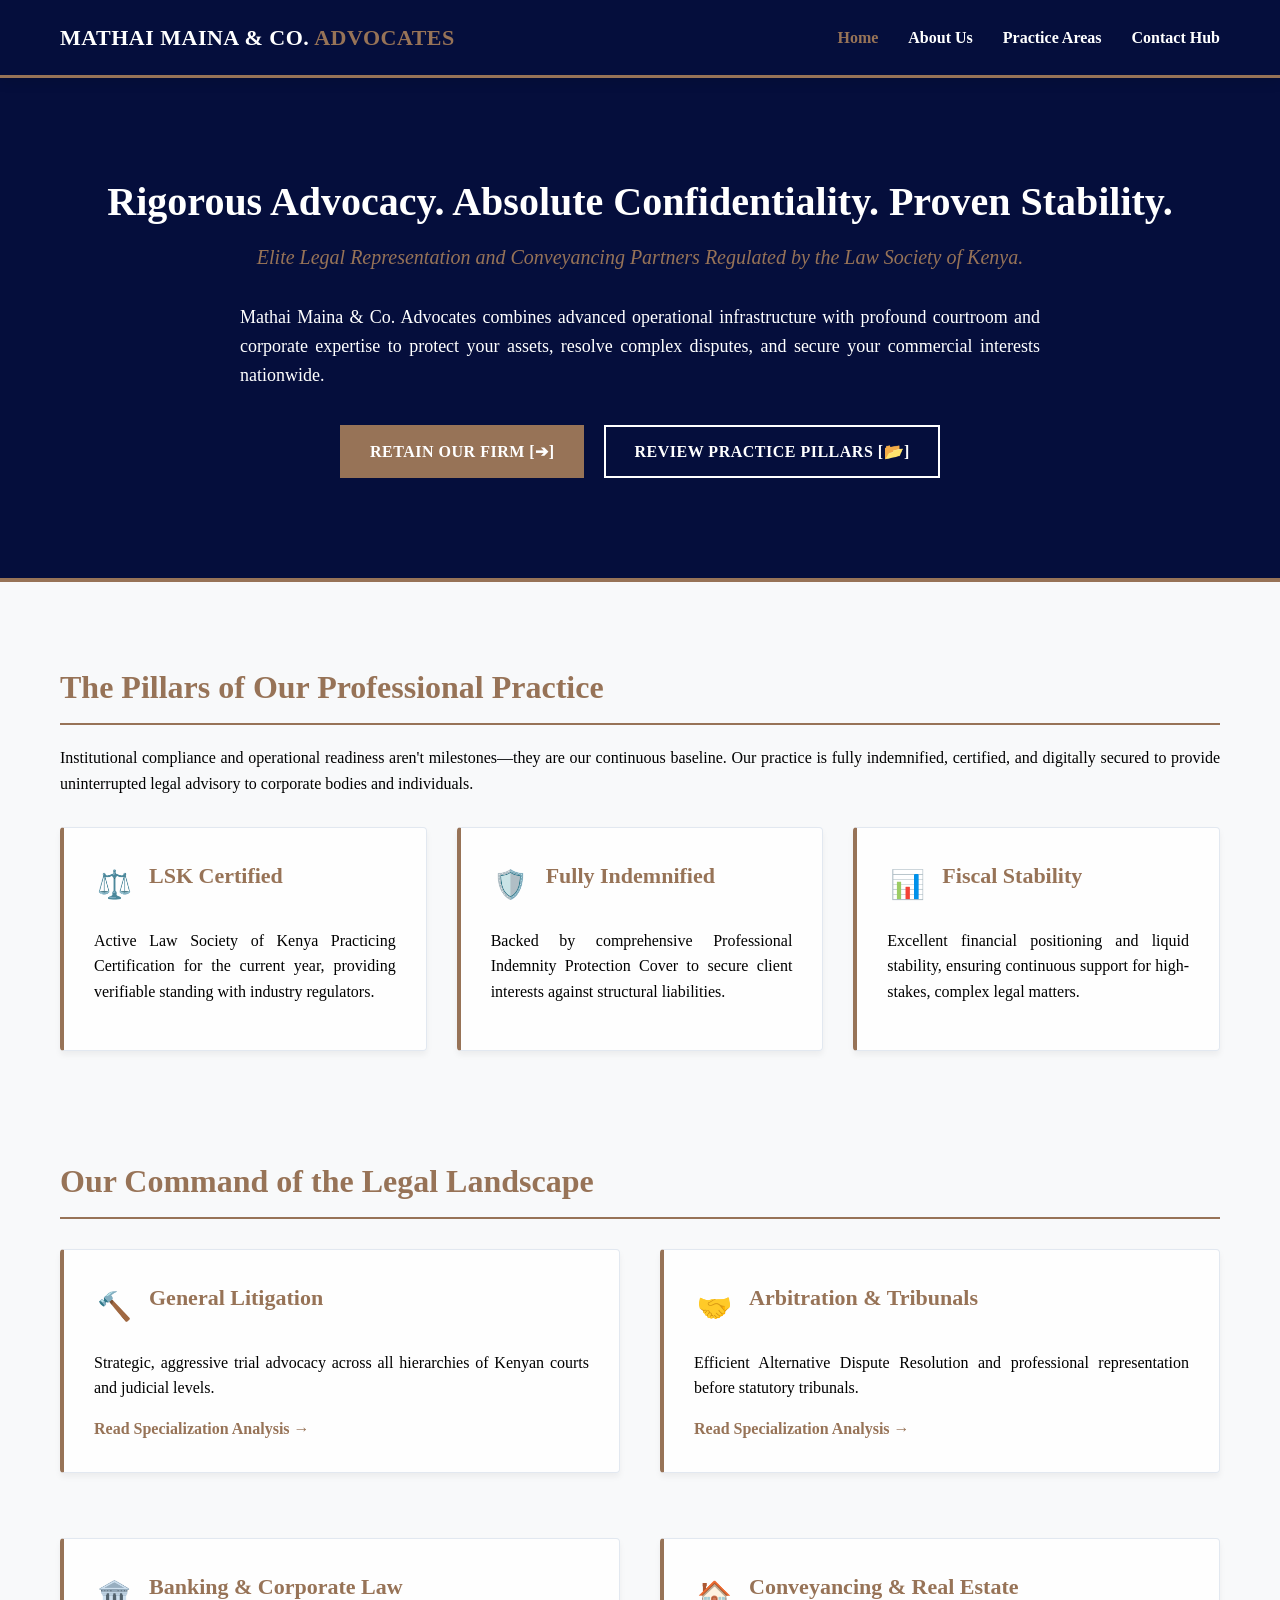
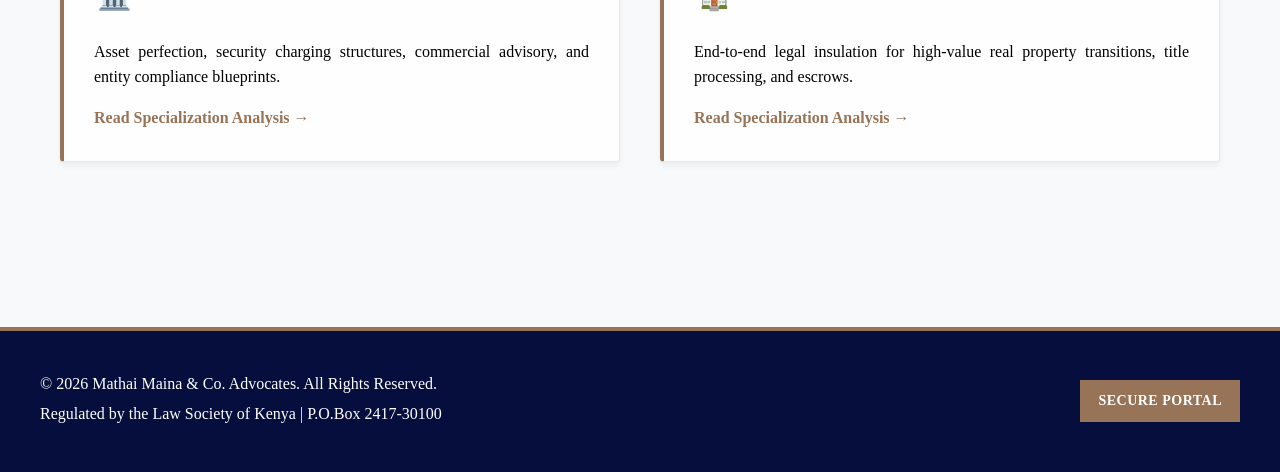
<file: index.html>
<!DOCTYPE html>
<html lang="en">
<head>
    <meta charset="UTF-8">
    <meta name="viewport" content="width=device-width, initial-scale=1.0">
    <title>Mathai Maina & Co. Advocates | Premium Legal Practice</title>
    <link rel="stylesheet" href="style.css">
</head>
<body>

    <!-- STICKY HEADER -->
    <header>
        <div class="nav-container">
            <div class="logo"><a href="index.html">MATHAI MAINA & CO. <span>ADVOCATES</span></a></div>
            <nav>
                <ul>
                    <li><a href="index.html" class="active">Home</a></li>
                    <li><a href="about.html">About Us</a></li>
                    <li><a href="services.html">Practice Areas</a></li>
                    <li><a href="contact.html">Contact Hub</a></li>
                </ul>
            </nav>
        </div>
    </header>

    <!-- HERO CANVAS -->
    <section class="hero-section">
        <h1>Rigorous Advocacy. Absolute Confidentiality. Proven Stability.</h1>
        <div class="hero-subtitle">Elite Legal Representation and Conveyancing Partners Regulated by the Law Society of Kenya.</div>
        <p class="hero-copy">Mathai Maina & Co. Advocates combines advanced operational infrastructure with profound courtroom and corporate expertise to protect your assets, resolve complex disputes, and secure your commercial interests nationwide.</p>
        <div class="hero-buttons">
            <a href="contact.html" class="btn">Retain Our Firm [➔]</a>
            <a href="services.html" class="btn btn-secondary">Review Practice Pillars [📂]</a>
        </div>
    </section>

    <!-- TRUST & COMPLIANCE BANNER -->
    <section class="section">
        <h2>The Pillars of Our Professional Practice</h2>
        <p style="margin-bottom: 30px;">Institutional compliance and operational readiness aren't milestones—they are our continuous baseline. Our practice is fully indemnified, certified, and digitally secured to provide uninterrupted legal advisory to corporate bodies and individuals.</p>
        
        <div class="grid-3">
            <div class="glass-panel">
                <div class="badge-icon-box">
                    <span class="icon-placeholder">⚖️</span>
                    <h3>LSK Certified</h3>
                </div>
                <p>Active Law Society of Kenya Practicing Certification for the current year, providing verifiable standing with industry regulators.</p>
            </div>
            <div class="glass-panel">
                <div class="badge-icon-box">
                    <span class="icon-placeholder">🛡️</span>
                    <h3>Fully Indemnified</h3>
                </div>
                <p>Backed by comprehensive Professional Indemnity Protection Cover to secure client interests against structural liabilities.</p>
            </div>
            <div class="glass-panel">
                <div class="badge-icon-box">
                    <span class="icon-placeholder">📊</span>
                    <h3>Fiscal Stability</h3>
                </div>
                <p>Excellent financial positioning and liquid stability, ensuring continuous support for high-stakes, complex legal matters.</p>
            </div>
        </div>
    </section>

    <!-- CORE COMPETENCIES SNAPSHOT MATRIX -->
    <section class="section" style="padding-top: 0;">
        <h2>Our Command of the Legal Landscape</h2>
        <div class="grid-2" style="margin-top: 30px;">
            <div class="glass-panel">
                <div class="badge-icon-box"><span class="icon-placeholder">🔨</span><h3>General Litigation</h3></div>
                <p>Strategic, aggressive trial advocacy across all hierarchies of Kenyan courts and judicial levels.</p>
                <a href="services.html" style="color:var(--accent-color); font-weight:bold; text-decoration:none;">Read Specialization Analysis →</a>
            </div>
            <div class="glass-panel">
                <div class="badge-icon-box"><span class="icon-placeholder">🤝</span><h3>Arbitration & Tribunals</h3></div>
                <p>Efficient Alternative Dispute Resolution and professional representation before statutory tribunals.</p>
                <a href="services.html" style="color:var(--accent-color); font-weight:bold; text-decoration:none;">Read Specialization Analysis →</a>
            </div>
            <div class="glass-panel">
                <div class="badge-icon-box"><span class="icon-placeholder">🏛️</span><h3>Banking & Corporate Law</h3></div>
                <p>Asset perfection, security charging structures, commercial advisory, and entity compliance blueprints.</p>
                <a href="services.html" style="color:var(--accent-color); font-weight:bold; text-decoration:none;">Read Specialization Analysis →</a>
            </div>
            <div class="glass-panel">
                <div class="badge-icon-box"><span class="icon-placeholder">🏠</span><h3>Conveyancing & Real Estate</h3></div>
                <p>End-to-end legal insulation for high-value real property transitions, title processing, and escrows.</p>
                <a href="services.html" style="color:var(--accent-color); font-weight:bold; text-decoration:none;">Read Specialization Analysis →</a>
            </div>
        </div>
    </section>

    <!-- FOOTER -->
    <footer>
        <div class="footer-container">
            <div class="footer-info">
                <p>&copy; 2026 Mathai Maina & Co. Advocates. All Rights Reserved.</p>
                <p>Regulated by the Law Society of Kenya | P.O.Box 2417-30100</p>
            </div>
            <div>
                <a href="contact.html" class="btn" style="padding: 8px 16px; font-size:14px;">Secure Portal</a>
            </div>
        </div>
    </footer>

</body>
</html>
</file>
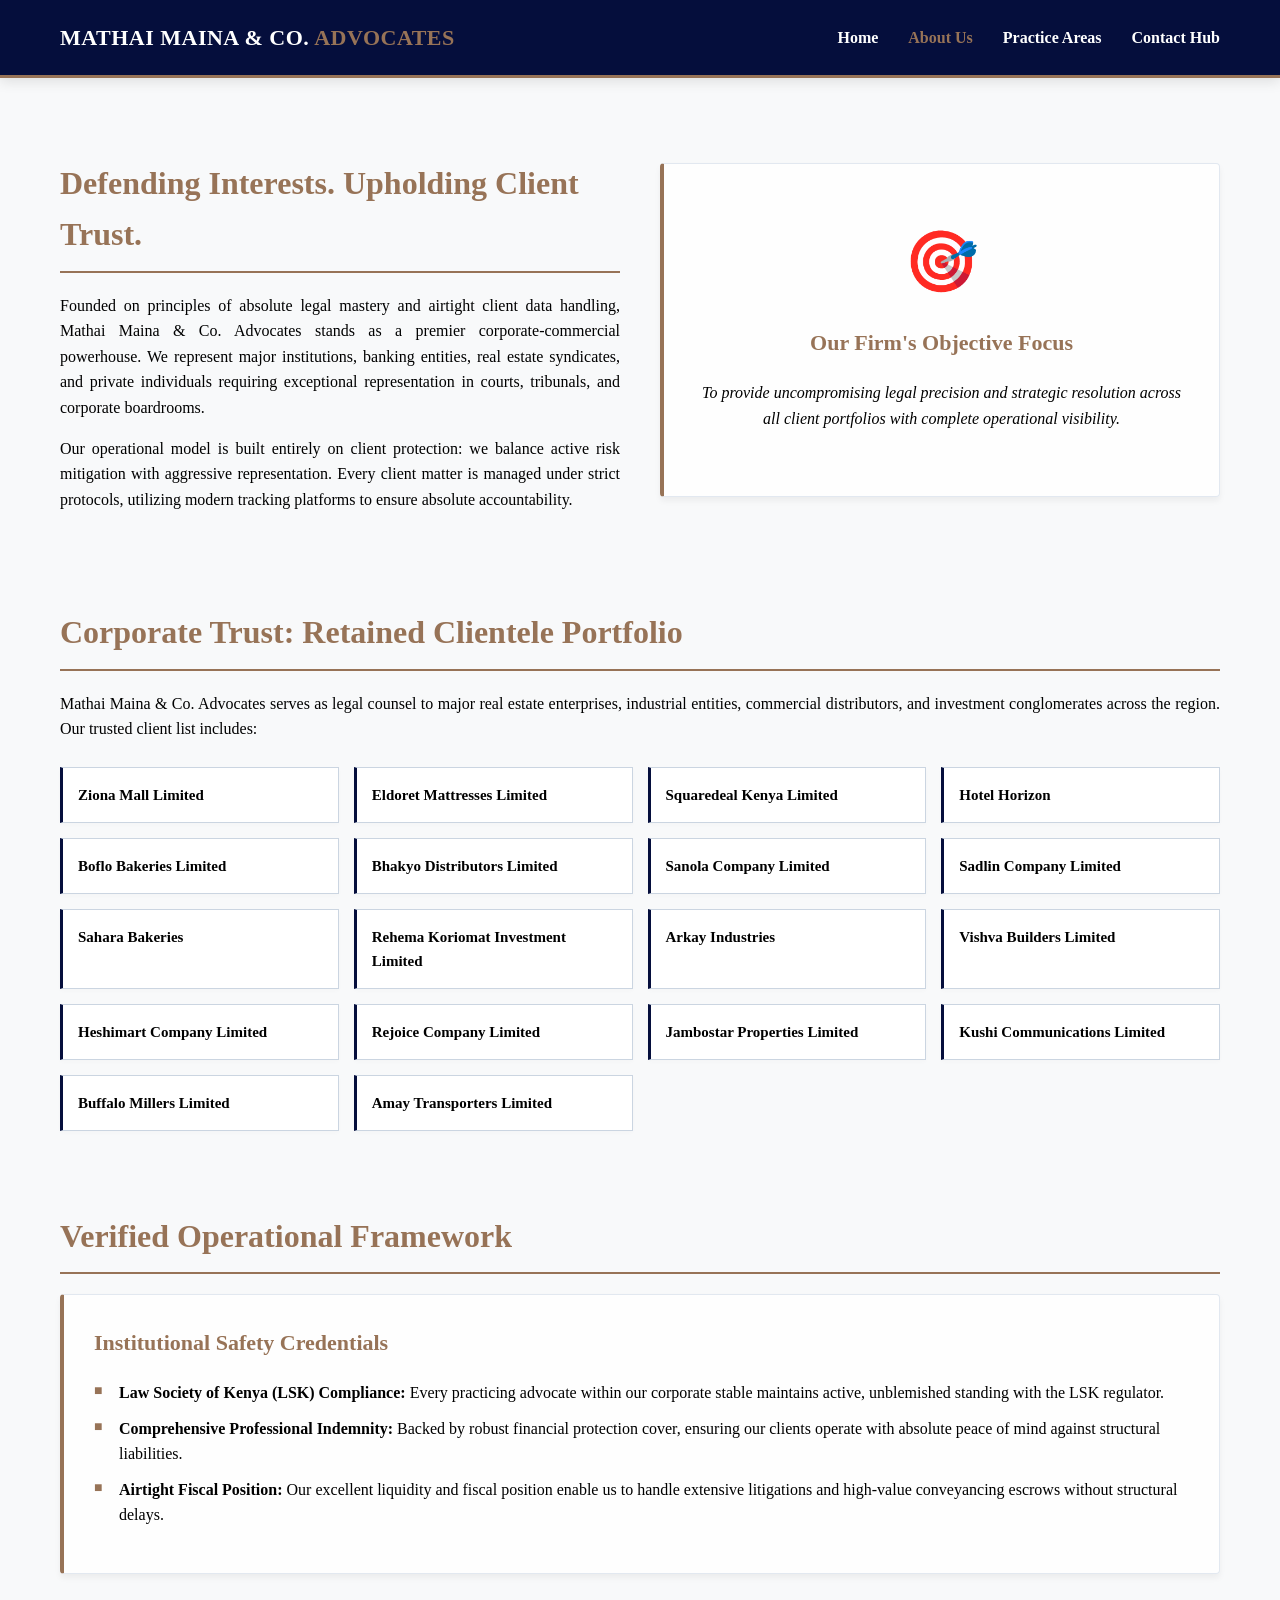
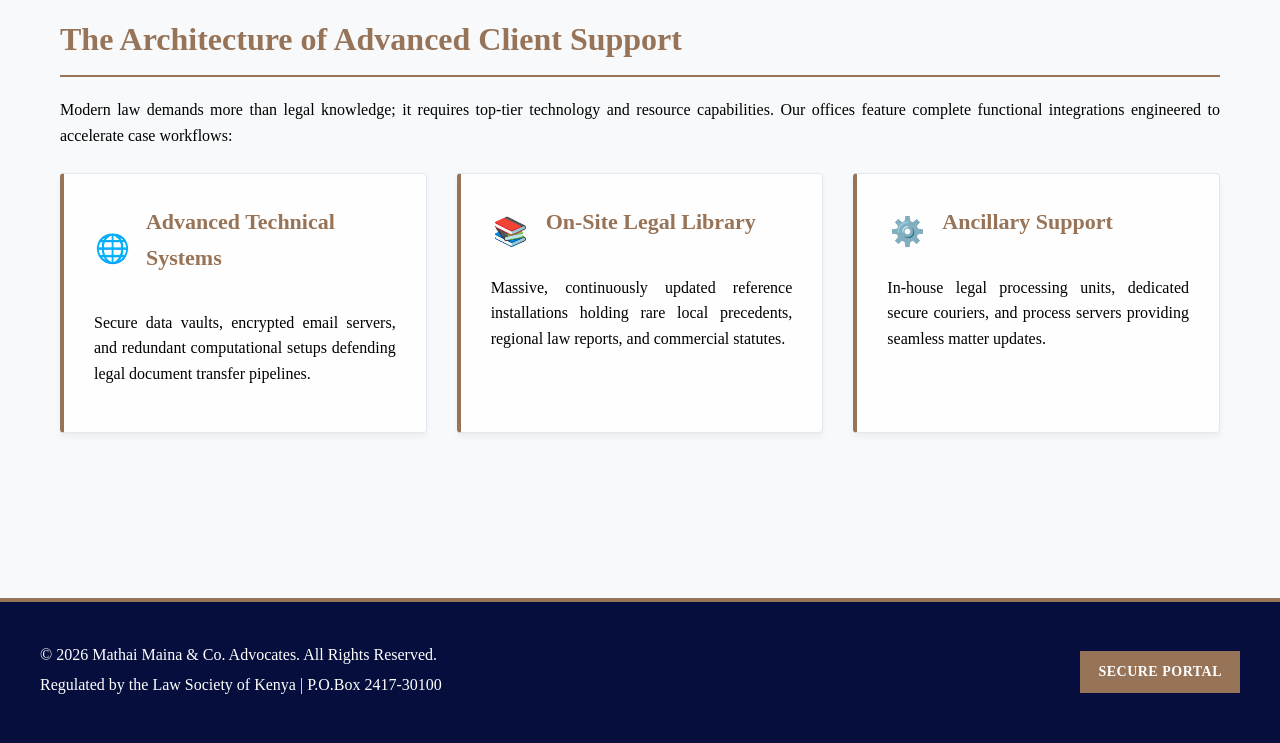
<file: about.html>
<!DOCTYPE html>
<html lang="en">
<head>
    <meta charset="UTF-8">
    <meta name="viewport" content="width=device-width, initial-scale=1.0">
    <title>Mathai Maina & Co. Advocates | About Our Institutional Profile</title>
    <link rel="stylesheet" href="style.css">
</head>
<body>

    <!-- STICKY HEADER -->
    <header>
        <div class="nav-container">
            <div class="logo"><a href="index.html">MATHAI MAINA & CO. <span>ADVOCATES</span></a></div>
            <nav>
                <ul>
                    <li><a href="index.html">Home</a></li>
                    <li><a href="about.html" class="active">About Us</a></li>
                    <li><a href="services.html">Practice Areas</a></li>
                    <li><a href="contact.html">Contact Hub</a></li>
                </ul>
            </nav>
        </div>
    </header>

    <!-- EXECUTIVE MISSION -->
    <section class="section grid-2">
        <div>
            <h2>Defending Interests. Upholding Client Trust.</h2>
            <p>Founded on principles of absolute legal mastery and airtight client data handling, Mathai Maina & Co. Advocates stands as a premier corporate-commercial powerhouse. We represent major institutions, banking entities, real estate syndicates, and private individuals requiring exceptional representation in courts, tribunals, and corporate boardrooms.</p>
            <p>Our operational model is built entirely on client protection: we balance active risk mitigation with aggressive representation. Every client matter is managed under strict protocols, utilizing modern tracking platforms to ensure absolute accountability.</p>
        </div>
        <div class="glass-panel" style="text-align: center; padding: 50px 30px;">
            <span style="font-size: 60px; color: var(--accent-color);">🎯</span>
            <h3 style="margin-top:15px;">Our Firm's Objective Focus</h3>
            <p style="text-align:center; font-style:italic;">To provide uncompromising legal precision and strategic resolution across all client portfolios with complete operational visibility.</p>
        </div>
    </section>

    <!-- RETAINED TRUSTED CLIENT MATRIX -->
    <section class="section" style="padding-top: 0;">
        <h2>Corporate Trust: Retained Clientele Portfolio</h2>
        <p>Mathai Maina & Co. Advocates serves as legal counsel to major real estate enterprises, industrial entities, commercial distributors, and investment conglomerates across the region. Our trusted client list includes:</p>
        
        <div class="client-grid">
            <div class="client-tag">Ziona Mall Limited</div>
            <div class="client-tag">Eldoret Mattresses Limited</div>
            <div class="client-tag">Squaredeal Kenya Limited</div>
            <div class="client-tag">Hotel Horizon</div>
            <div class="client-tag">Boflo Bakeries Limited</div>
            <div class="client-tag">Bhakyo Distributors Limited</div>
            <div class="client-tag">Sanola Company Limited</div>
            <div class="client-tag">Sadlin Company Limited</div>
            <div class="client-tag">Sahara Bakeries</div>
            <div class="client-tag">Rehema Koriomat Investment Limited</div>
            <div class="client-tag">Arkay Industries</div>
            <div class="client-tag">Vishva Builders Limited</div>
            <div class="client-tag">Heshimart Company Limited</div>
            <div class="client-tag">Rejoice Company Limited</div>
            <div class="client-tag">Jambostar Properties Limited</div>
            <div class="client-tag">Kushi Communications Limited</div>
            <div class="client-tag">Buffalo Millers Limited</div>
            <div class="client-tag">Amay Transporters Limited</div>
        </div>
    </section>

    <!-- COMPLIANCE & INFRASTRUCTURE MATRIX -->
    <section class="section" style="padding-top: 0;">
        <h2>Verified Operational Framework</h2>
        <div class="glass-panel">
            <h3>Institutional Safety Credentials</h3>
            <ul class="custom-list">
                <li><strong>Law Society of Kenya (LSK) Compliance:</strong> Every practicing advocate within our corporate stable maintains active, unblemished standing with the LSK regulator.</li>
                <li><strong>Comprehensive Professional Indemnity:</strong> Backed by robust financial protection cover, ensuring our clients operate with absolute peace of mind against structural liabilities.</li>
                <li><strong>Airtight Fiscal Position:</strong> Our excellent liquidity and fiscal position enable us to handle extensive litigations and high-value conveyancing escrows without structural delays.</li>
            </ul>
        </div>

        <h2 style="margin-top: 40px;">The Architecture of Advanced Client Support</h2>
        <p>Modern law demands more than legal knowledge; it requires top-tier technology and resource capabilities. Our offices feature complete functional integrations engineered to accelerate case workflows:</p>
        
        <div class="grid-3" style="margin-top: 25px;">
            <div class="glass-panel">
                <div class="badge-icon-box"><span class="icon-placeholder">🌐</span><h3>Advanced Technical Systems</h3></div>
                <p>Secure data vaults, encrypted email servers, and redundant computational setups defending legal document transfer pipelines.</p>
            </div>
            <div class="glass-panel">
                <div class="badge-icon-box"><span class="icon-placeholder">📚</span><h3>On-Site Legal Library</h3></div>
                <p>Massive, continuously updated reference installations holding rare local precedents, regional law reports, and commercial statutes.</p>
            </div>
            <div class="glass-panel">
                <div class="badge-icon-box"><span class="icon-placeholder">⚙️</span><h3>Ancillary Support</h3></div>
                <p>In-house legal processing units, dedicated secure couriers, and process servers providing seamless matter updates.</p>
            </div>
        </div>
    </section>

    <!-- FOOTER -->
    <footer>
        <div class="footer-container">
            <div class="footer-info">
                <p>&copy; 2026 Mathai Maina & Co. Advocates. All Rights Reserved.</p>
                <p>Regulated by the Law Society of Kenya | P.O.Box 2417-30100</p>
            </div>
            <div>
                <a href="contact.html" class="btn" style="padding: 8px 16px; font-size:14px;">Secure Portal</a>
            </div>
        </div>
    </footer>

</body>
</html>
</file>
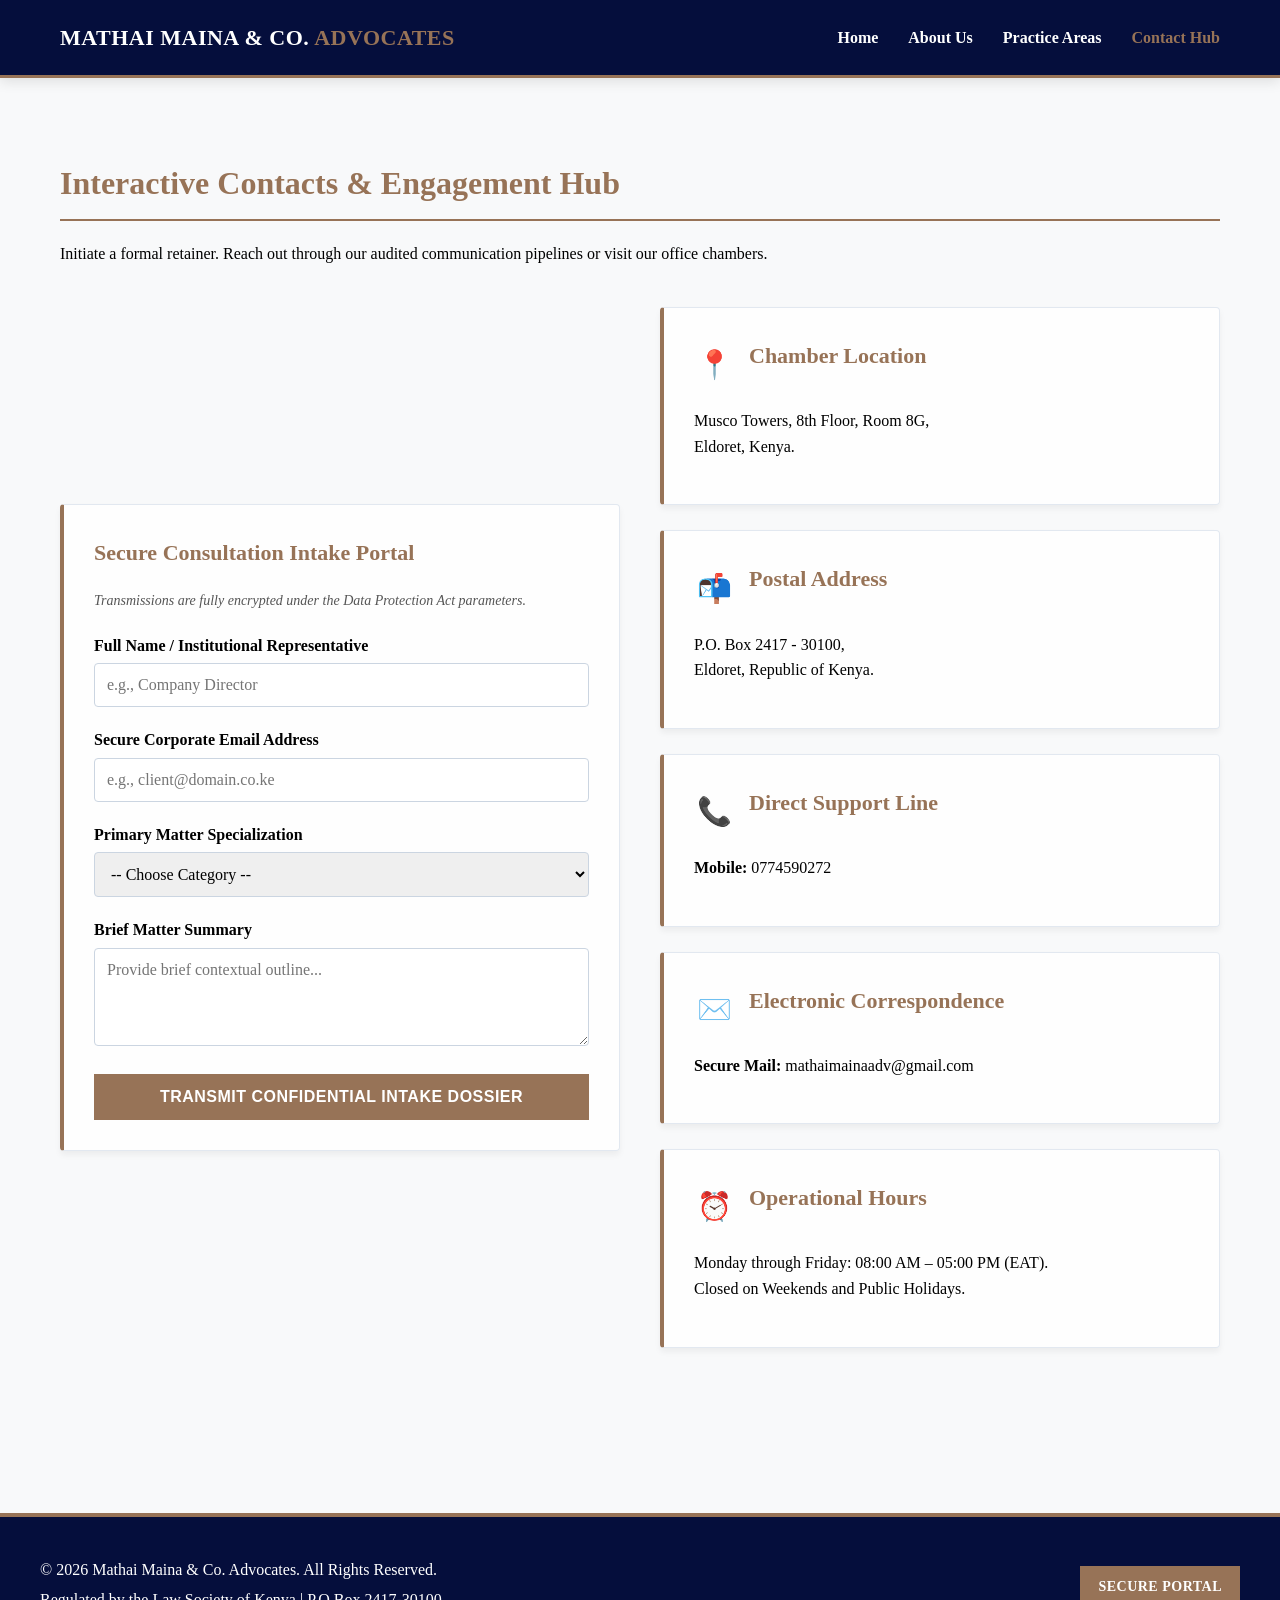
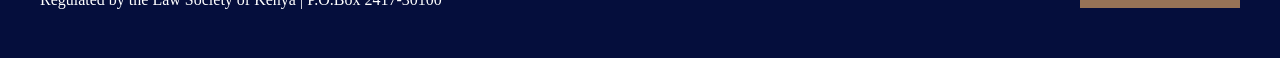
<file: contact.html>
<!DOCTYPE html>
<html lang="en">
<head>
    <meta charset="UTF-8">
    <meta name="viewport" content="width=device-width, initial-scale=1.0">
    <title>Mathai Maina & Co. Advocates | Requisition & Contact Hub</title>
    <link rel="stylesheet" href="style.css">
</head>
<body>

    <!-- STICKY HEADER -->
    <header>
        <div class="nav-container">
            <div class="logo"><a href="index.html">MATHAI MAINA & CO. <span>ADVOCATES</span></a></div>
            <nav>
                <ul>
                    <li><a href="index.html">Home</a></li>
                    <li><a href="about.html">About Us</a></li>
                    <li><a href="services.html">Practice Areas</a></li>
                    <li><a href="contact.html" class="active">Contact Hub</a></li>
                </ul>
            </nav>
        </div>
    </header>

    <!-- CONTACT DETAILS & INTAKE INTERFACE -->
    <section class="section">
        <h2>Interactive Contacts & Engagement Hub</h2>
        <p style="margin-bottom: 40px;">Initiate a formal retainer. Reach out through our audited communication pipelines or visit our office chambers.</p>

        <div class="grid-2">
            <!-- Left Side: Secure Intake Form Container -->
            <div class="glass-panel">
                <h3>Secure Consultation Intake Portal</h3>
                <p style="font-size: 14px; font-style: italic; margin-bottom: 20px; color: #555;">Transmissions are fully encrypted under the Data Protection Act parameters.</p>
                
                <form action="#" method="POST" onsubmit="alert('Intake dossier transmitted securely to Mathai Maina & Co. Advocates.'); return false;">
                    <div class="form-group">
                        <label>Full Name / Institutional Representative</label>
                        <input type="text" class="form-control" placeholder="e.g., Company Director" required>
                    </div>
                    <div class="form-group">
                        <label>Secure Corporate Email Address</label>
                        <input type="email" class="form-control" placeholder="e.g., client@domain.co.ke" required>
                    </div>
                    <div class="form-group">
                        <label>Primary Matter Specialization</label>
                        <select class="form-control" required>
                            <option value="">-- Choose Category --</option>
                            <option value="litigation">General Litigation & Court Disputes</option>
                            <option value="arbitration">Arbitration & Tribunals</option>
                            <option value="banking">Banking Matters</option>
                            <option value="conveyancing">Conveyancing & Real Estate</option>
                            <option value="corporate">Corporate & Commercial Law</option>
                            <option value="notary">Notarization & Commissioning</option>
                            <option value="recovery">Debt Recovery Unit</option>
                        </select>
                    </div>
                    <div class="form-group">
                        <label>Brief Matter Summary</label>
                        <textarea class="form-control" rows="4" placeholder="Provide brief contextual outline..." required></textarea>
                    </div>
                    <button type="submit" class="btn" style="width: 100%;">Transmit Confidential Intake Dossier</button>
                </form>
            </div>

            <!-- Right Side: Real-world Contacts Box -->
            <div>
                <div class="glass-panel">
                    <div class="badge-icon-box"><span class="icon-placeholder">📍</span><h3>Chamber Location</h3></div>
                    <p>Musco Towers, 8th Floor, Room 8G,<br>Eldoret, Kenya.</p>
                </div>

                <div class="glass-panel">
                    <div class="badge-icon-box"><span class="icon-placeholder">📬</span><h3>Postal Address</h3></div>
                    <p>P.O. Box 2417 - 30100,<br>Eldoret, Republic of Kenya.</p>
                </div>

                <div class="glass-panel">
                    <div class="badge-icon-box"><span class="icon-placeholder">📞</span><h3>Direct Support Line</h3></div>
                    <p><strong>Mobile:</strong> 0774590272</p>
                </div>

                <div class="glass-panel">
                    <div class="badge-icon-box"><span class="icon-placeholder">✉️</span><h3>Electronic Correspondence</h3></div>
                    <p><strong>Secure Mail:</strong> mathaimainaadv@gmail.com</p>
                </div>

                <div class="glass-panel">
                    <div class="badge-icon-box"><span class="icon-placeholder">⏰</span><h3>Operational Hours</h3></div>
                    <p>Monday through Friday: 08:00 AM – 05:00 PM (EAT).<br>Closed on Weekends and Public Holidays.</p>
                </div>
            </div>
        </div>
    </section>

    <!-- FOOTER -->
    <footer>
        <div class="footer-container">
            <div class="footer-info">
                <p>&copy; 2026 Mathai Maina & Co. Advocates. All Rights Reserved.</p>
                <p>Regulated by the Law Society of Kenya | P.O.Box 2417-30100</p>
            </div>
            <div>
                <a href="contact.html" class="btn" style="padding: 8px 16px; font-size:14px;">Secure Portal</a>
            </div>
        </div>
    </footer>

</body>
</html>
</file>
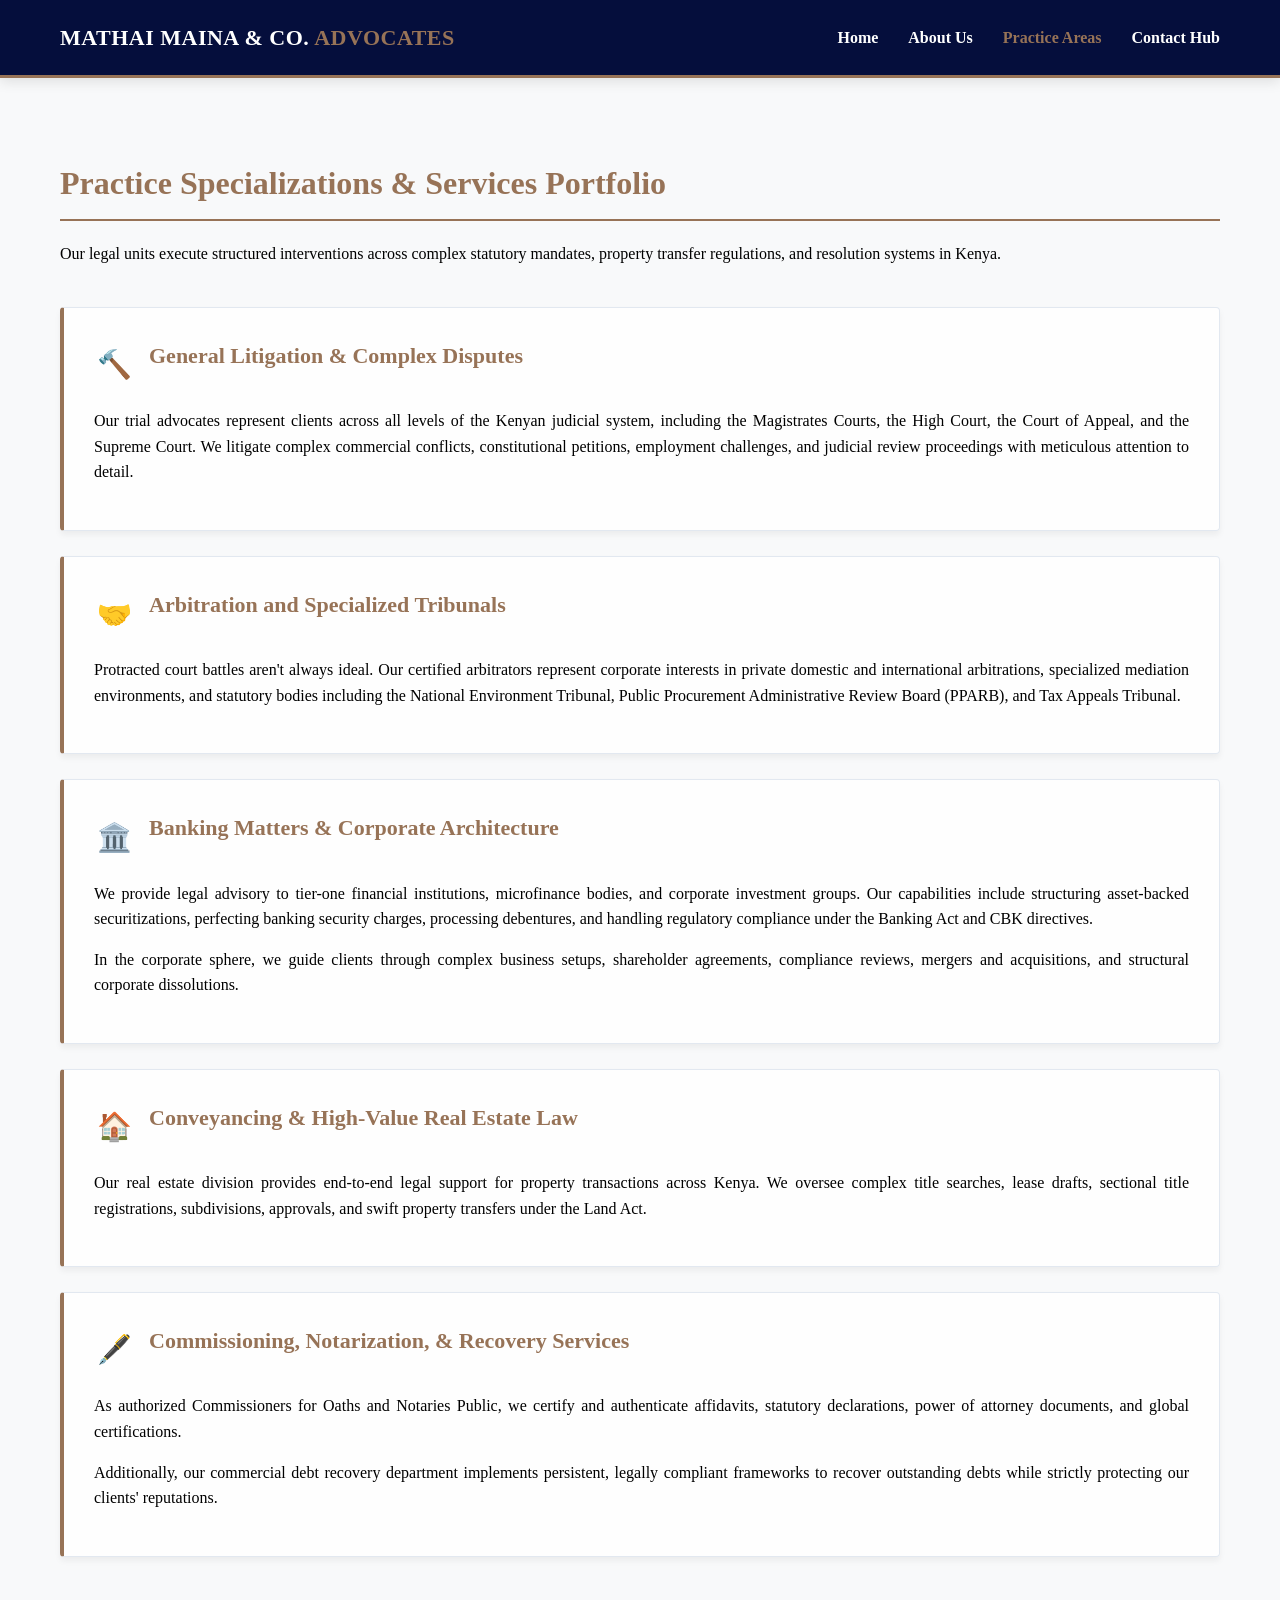
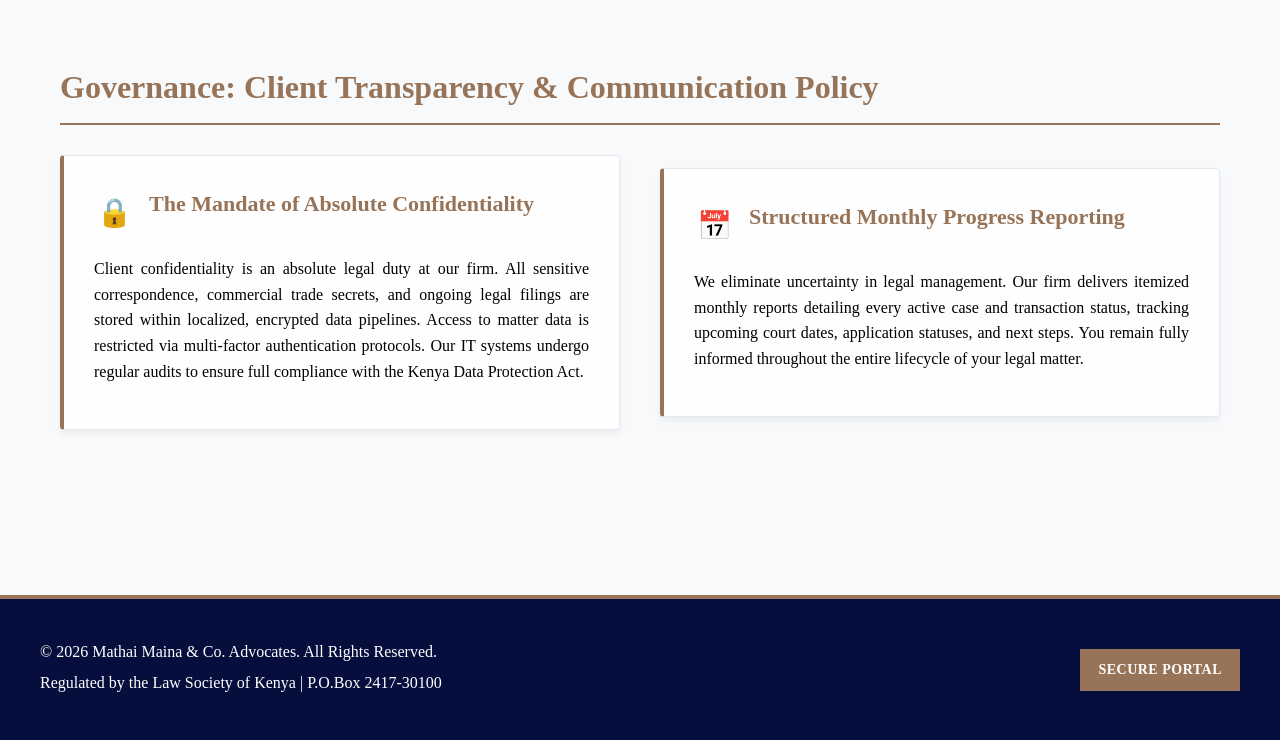
<file: services.html>
<!DOCTYPE html>
<html lang="en">
<head>
    <meta charset="UTF-8">
    <meta name="viewport" content="width=device-width, initial-scale=1.0">
    <title>Mathai Maina & Co. Advocates | Practice Areas & Specializations</title>
    <link rel="stylesheet" href="style.css">
</head>
<body>

    <!-- STICKY HEADER -->
    <header>
        <div class="nav-container">
            <div class="logo"><a href="index.html">MATHAI MAINA & CO. <span>ADVOCATES</span></a></div>
            <nav>
                <ul>
                    <li><a href="index.html">Home</a></li>
                    <li><a href="about.html">About Us</a></li>
                    <li><a href="services.html" class="active">Practice Areas</a></li>
                    <li><a href="contact.html">Contact Hub</a></li>
                </ul>
            </nav>
        </div>
    </header>

    <!-- SPECIALIZATIONS SECTION -->
    <section class="section">
        <h2>Practice Specializations & Services Portfolio</h2>
        <p style="margin-bottom: 40px;">Our legal units execute structured interventions across complex statutory mandates, property transfer regulations, and resolution systems in Kenya.</p>

        <!-- Service 1 -->
        <div class="glass-panel">
            <div class="badge-icon-box"><span class="icon-placeholder">🔨</span><h3>General Litigation & Complex Disputes</h3></div>
            <p>Our trial advocates represent clients across all levels of the Kenyan judicial system, including the Magistrates Courts, the High Court, the Court of Appeal, and the Supreme Court. We litigate complex commercial conflicts, constitutional petitions, employment challenges, and judicial review proceedings with meticulous attention to detail.</p>
        </div>

        <!-- Service 2 -->
        <div class="glass-panel">
            <div class="badge-icon-box"><span class="icon-placeholder">🤝</span><h3>Arbitration and Specialized Tribunals</h3></div>
            <p>Protracted court battles aren't always ideal. Our certified arbitrators represent corporate interests in private domestic and international arbitrations, specialized mediation environments, and statutory bodies including the National Environment Tribunal, Public Procurement Administrative Review Board (PPARB), and Tax Appeals Tribunal.</p>
        </div>

        <!-- Service 3 -->
        <div class="glass-panel">
            <div class="badge-icon-box"><span class="icon-placeholder">🏛️</span><h3>Banking Matters & Corporate Architecture</h3></div>
            <p>We provide legal advisory to tier-one financial institutions, microfinance bodies, and corporate investment groups. Our capabilities include structuring asset-backed securitizations, perfecting banking security charges, processing debentures, and handling regulatory compliance under the Banking Act and CBK directives.</p>
            <p>In the corporate sphere, we guide clients through complex business setups, shareholder agreements, compliance reviews, mergers and acquisitions, and structural corporate dissolutions.</p>
        </div>

        <!-- Service 4 -->
        <div class="glass-panel">
            <div class="badge-icon-box"><span class="icon-placeholder">🏠</span><h3>Conveyancing & High-Value Real Estate Law</h3></div>
            <p>Our real estate division provides end-to-end legal support for property transactions across Kenya. We oversee complex title searches, lease drafts, sectional title registrations, subdivisions, approvals, and swift property transfers under the Land Act.</p>
        </div>

        <!-- Service 5 -->
        <div class="glass-panel">
            <div class="badge-icon-box"><span class="icon-placeholder">🖋️</span><h3>Commissioning, Notarization, & Recovery Services</h3></div>
            <p>As authorized Commissioners for Oaths and Notaries Public, we certify and authenticate affidavits, statutory declarations, power of attorney documents, and global certifications.</p>
            <p>Additionally, our commercial debt recovery department implements persistent, legally compliant frameworks to recover outstanding debts while strictly protecting our clients' reputations.</p>
        </div>
    </section>

    <!-- GOVERNANCE & TRANSPARENCY METRIC -->
    <section class="section" style="padding-top: 0;">
        <h2>Governance: Client Transparency & Communication Policy</h2>
        <div class="grid-2" style="margin-top: 30px;">
            <div class="glass-panel">
                <div class="badge-icon-box"><span class="icon-placeholder">🔒</span><h3>The Mandate of Absolute Confidentiality</h3></div>
                <p>Client confidentiality is an absolute legal duty at our firm. All sensitive correspondence, commercial trade secrets, and ongoing legal filings are stored within localized, encrypted data pipelines. Access to matter data is restricted via multi-factor authentication protocols. Our IT systems undergo regular audits to ensure full compliance with the Kenya Data Protection Act.</p>
            </div>
            <div class="glass-panel">
                <div class="badge-icon-box"><span class="icon-placeholder">📅</span><h3>Structured Monthly Progress Reporting</h3></div>
                <p>We eliminate uncertainty in legal management. Our firm delivers itemized monthly reports detailing every active case and transaction status, tracking upcoming court dates, application statuses, and next steps. You remain fully informed throughout the entire lifecycle of your legal matter.</p>
            </div>
        </div>
    </section>

    <!-- FOOTER -->
    <footer>
        <div class="footer-container">
            <div class="footer-info">
                <p>&copy; 2026 Mathai Maina & Co. Advocates. All Rights Reserved.</p>
                <p>Regulated by the Law Society of Kenya | P.O.Box 2417-30100</p>
            </div>
            <div>
                <a href="contact.html" class="btn" style="padding: 8px 16px; font-size:14px;">Secure Portal</a>
            </div>
        </div>
    </footer>

</body>
</html>
</file>
<file: style.css>
/* ==========================================
   GLOBAL DESIGN SYSTEM & VARIABLES
   ========================================== */
:root {
    --primary-bg: #050E3C;       /* Header and Footer Background */
    --accent-color: #977357;     /* Headings, Buttons, Interactive Accents */
    --text-color: #000000;       /* Body Font Color */
    --light-bg: #f8f9fa;          /* Subtle clean background contrast */
    --panel-bg: rgba(255, 255, 255, 0.9); /* Clear Glassmorphism Surface Panel */
    --panel-border: 1px solid #e2e8f0;
    --font-stack: "Times New Roman", Times, serif;
}

* {
    box-sizing: border-box;
    margin: 0;
    padding: 0;
}

body {
    font-family: var(--font-stack);
    color: var(--text-color);
    background-color: var(--light-bg);
    line-height: 1.6;
}

/* ==========================================
   HEADER & NAVIGATION
   ========================================== */
header {
    background-color: var(--primary-bg);
    position: sticky;
    top: 0;
    z-index: 1000;
    border-bottom: 3px solid var(--accent-color);
    box-shadow: 0 4px 12px rgba(0,0,0,0.1);
}

.nav-container {
    max-width: 1200px;
    margin: 0 auto;
    display: flex;
    justify-content: space-between;
    align-items: center;
    padding: 20px;
}

.logo a {
    color: #ffffff;
    text-decoration: none;
    font-size: 22px;
    font-weight: bold;
    letter-spacing: 0.5px;
}

.logo span {
    color: var(--accent-color);
}

nav ul {
    display: flex;
    list-style: none;
    gap: 30px;
}

nav ul li a {
    color: #ffffff;
    text-decoration: none;
    font-size: 16px;
    font-weight: 600;
    transition: color 0.3s ease;
}

nav ul li a:hover, 
nav ul li a.active {
    color: var(--accent-color);
}

/* ==========================================
   TYPOGRAPHY ELEMENTS
   ========================================== */
h1, h2, h3, h4 {
    color: var(--accent-color);
    margin-bottom: 20px;
    font-weight: 700;
}

h1 { font-size: 40px; line-height: 1.2; }
h2 { font-size: 32px; border-bottom: 2px solid var(--accent-color); padding-bottom: 10px; }
h3 { font-size: 22px; }

p {
    margin-bottom: 15px;
    text-align: justify;
}

/* ==========================================
   BUTTONS (COMPONENTS)
   ========================================== */
.btn {
    display: inline-block;
    background-color: var(--accent-color);
    color: #ffffff;
    text-decoration: none;
    padding: 12px 28px;
    font-size: 16px;
    font-weight: bold;
    border: 2px solid var(--accent-color);
    cursor: pointer;
    transition: all 0.3s ease;
    text-transform: uppercase;
    letter-spacing: 0.5px;
}

.btn:hover {
    background-color: transparent;
    color: var(--accent-color);
}

.btn-secondary {
    background-color: transparent;
    color: #ffffff;
    border: 2px solid #ffffff;
}

.btn-secondary:hover {
    background-color: var(--accent-color);
    color: #ffffff;
    border-color: var(--accent-color);
}

/* ==========================================
   STRUCTURAL LAYOUT BLOCKS
   ========================================== */
.section {
    padding: 80px 20px;
    max-width: 1200px;
    margin: 0 auto;
}

.glass-panel {
    background: var(--panel-bg);
    border: var(--panel-border);
    border-left: 4px solid var(--accent-color);
    padding: 30px;
    border-radius: 4px;
    margin-bottom: 25px;
    box-shadow: 0 4px 6px rgba(0,0,0,0.05);
}

.grid-2 {
    display: grid;
    grid-template-columns: 1fr 1fr;
    gap: 40px;
    align-items: center;
}

.grid-3 {
    display: grid;
    grid-template-columns: repeat(3, 1fr);
    gap: 30px;
}

/* Client Roster Specifics */
.client-grid {
    display: grid;
    grid-template-columns: repeat(auto-fill, minmax(250px, 1fr));
    gap: 15px;
    margin-top: 25px;
}

.client-tag {
    background-color: #ffffff;
    border: 1px solid #cbd5e1;
    border-left: 3px solid var(--primary-bg);
    padding: 15px;
    font-weight: bold;
    font-size: 15px;
    box-shadow: 0 2px 4px rgba(0,0,0,0.02);
}

/* Hero Elements */
.hero-section {
    background-color: var(--primary-bg);
    color: #ffffff;
    padding: 100px 20px;
    text-align: center;
    border-bottom: 4px solid var(--accent-color);
}

.hero-section h1 {
    color: #ffffff;
    margin-bottom: 15px;
}

.hero-subtitle {
    color: var(--accent-color);
    font-size: 20px;
    margin-bottom: 30px;
    font-style: italic;
}

.hero-copy {
    max-width: 800px;
    margin: 0 auto 35px auto;
    font-size: 18px;
}

.hero-buttons {
    display: flex;
    justify-content: center;
    gap: 20px;
}

/* ==========================================
   LISTS & SPECIAL DETAILS
   ========================================== */
ul.custom-list {
    list-style: none;
    margin-bottom: 15px;
}

ul.custom-list li {
    position: relative;
    padding-left: 25px;
    margin-bottom: 10px;
}

ul.custom-list li::before {
    content: "■";
    color: var(--accent-color);
    position: absolute;
    left: 0;
    font-size: 14px;
}

.badge-icon-box {
    display: flex;
    align-items: center;
    gap: 15px;
    margin-bottom: 15px;
}

.icon-placeholder {
    font-size: 28px;
    color: var(--accent-color);
    width: 40px;
    text-align: center;
}

/* ==========================================
   FORMS
   ========================================== */
.form-group {
    margin-bottom: 20px;
}

.form-group label {
    display: block;
    margin-bottom: 5px;
    font-weight: bold;
}

.form-control {
    width: 100%;
    padding: 12px;
    border: 1px solid #cbd5e1;
    font-family: var(--font-stack);
    font-size: 16px;
    border-radius: 4px;
}

.form-control:focus {
    outline: none;
    border-color: var(--accent-color);
}

/* ==========================================
   FOOTER
   ========================================== */
footer {
    background-color: var(--primary-bg);
    color: #ffffff;
    padding: 40px 20px;
    border-top: 4px solid var(--accent-color);
    margin-top: 60px;
}

.footer-container {
    max-width: 1200px;
    margin: 0 auto;
    display: flex;
    justify-content: space-between;
    align-items: center;
}

.footer-info p {
    margin-bottom: 5px;
}

/* ==========================================
   RESPONSIVE LAYOUT
   ========================================== */
@media (max-width: 768px) {
    .nav-container, .grid-2, .grid-3, .footer-container {
        flex-direction: column;
        grid-template-columns: 1fr;
        text-align: center;
    }
    nav ul {
        margin-top: 20px;
        flex-direction: column;
        gap: 15px;
    }
    .hero-buttons {
        flex-direction: column;
        align-items: center;
    }
    .btn {
        width: 100%;
        max-width: 300px;
    }
}
</file>
